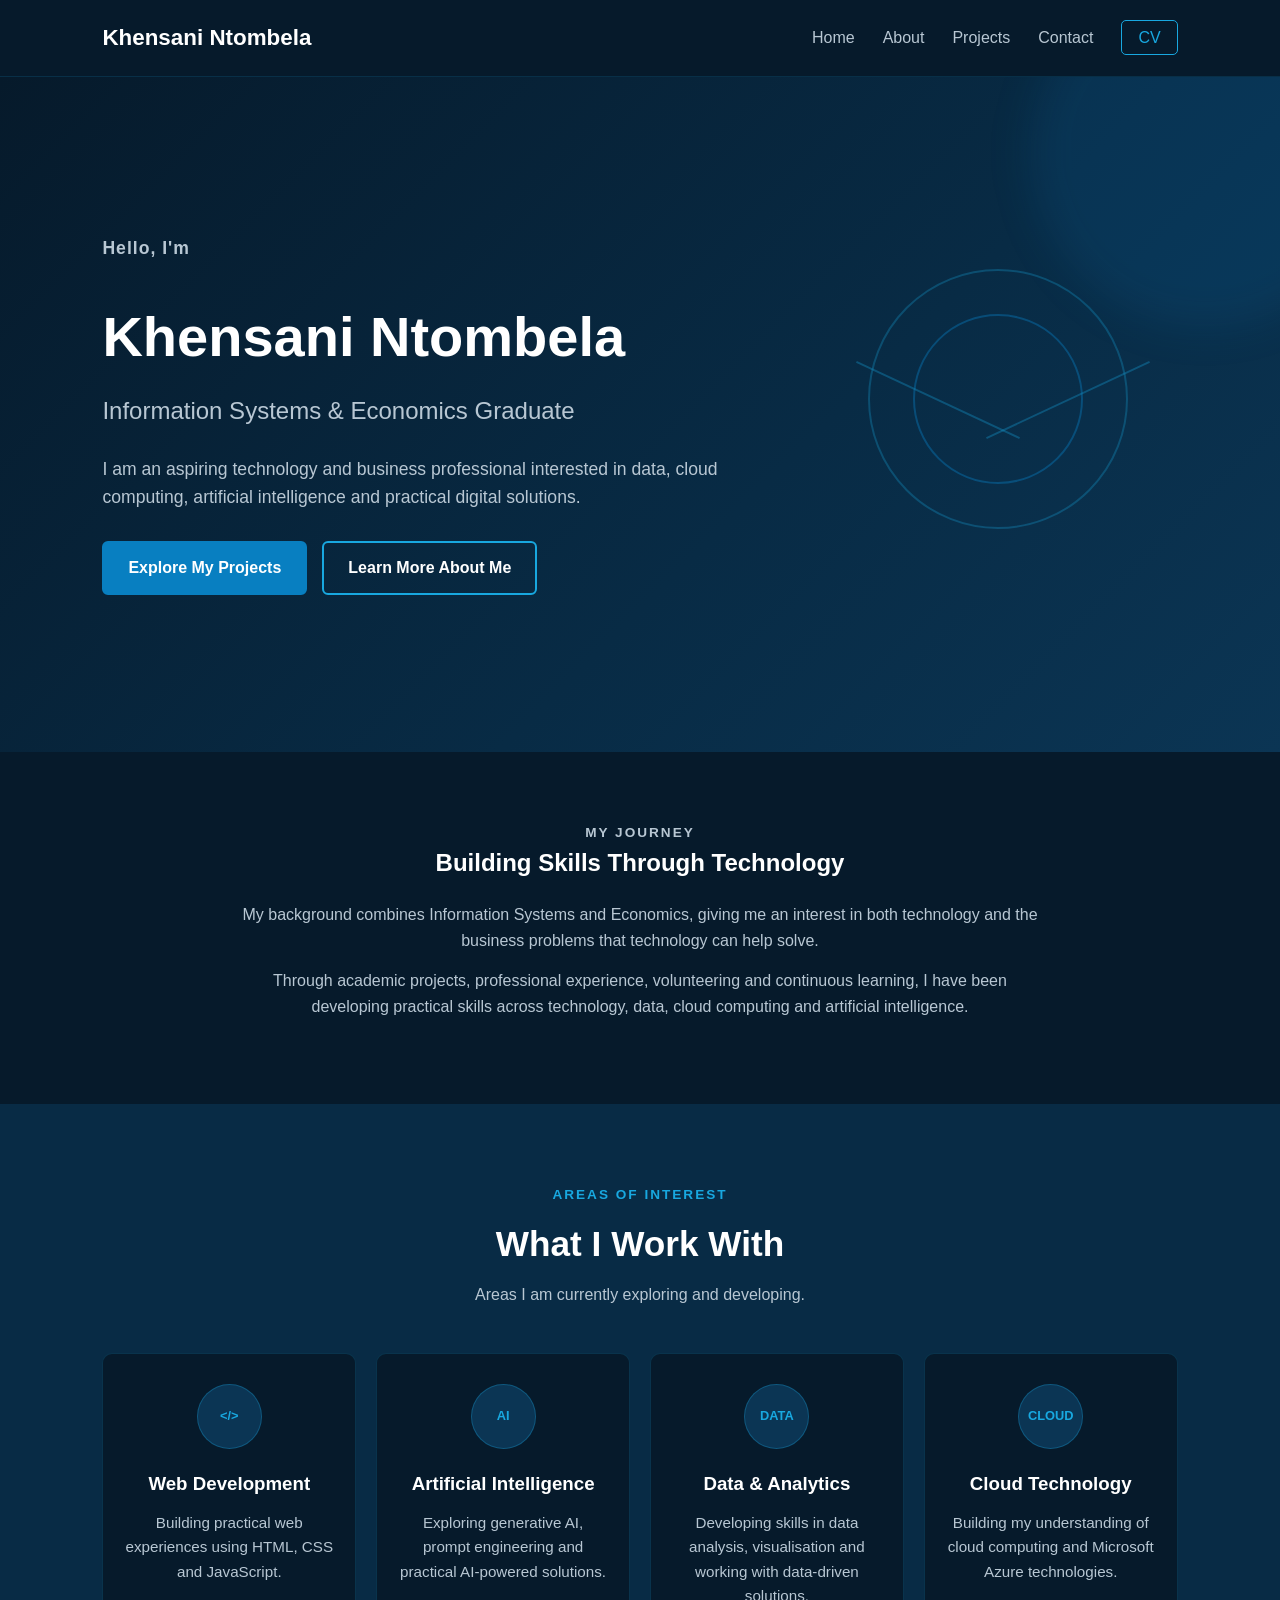
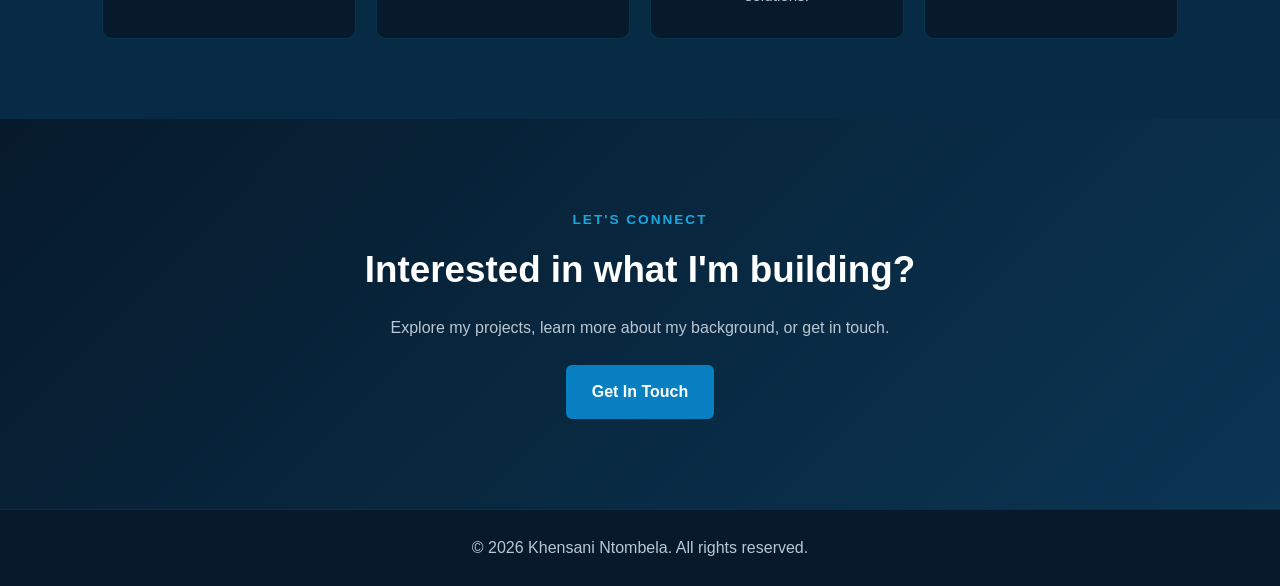
<file: index.html>
<!DOCTYPE html>
<html lang="en">

<head>

    <meta charset="UTF-8">

    <meta name="viewport" content="width=device-width, initial-scale=1.0">

    <title>Khensani Ntombela | Portfolio</title>

    <link rel="stylesheet" href="style.css">

</head>

<body>

    <!-- ==============================
         NAVIGATION
         ============================== -->

    <header>

        <nav class="navbar">

            <div class="logo">
                Khensani Ntombela
            </div>

            <ul class="nav-links">

                <li>
                    <a href="index.html">Home</a>
                </li>

                <li>
                    <a href="about.html">About</a>
                </li>

                <li>
                    <a href="projects.html">Projects</a>
                </li>

                <li>
                    <a href="contact.html">Contact</a>
                </li>

                <li>
                    <a href="cv.pdf" target="_blank">CV</a>
                </li>

            </ul>

        </nav>

    </header>


    <!-- ==============================
         MAIN CONTENT
         ============================== -->

    <main>


        <!-- HERO SECTION -->

        <section class="hero">

            <div class="hero-content">

                <p class="intro">
                    Hello, I'm
                </p>

                <h1>
                    Khensani Ntombela
                </h1>

                <h2>
                    Information Systems & Economics Graduate
                </h2>

                <p class="hero-description">

                    I am an aspiring technology and business professional
                    interested in data, cloud computing, artificial
                    intelligence and practical digital solutions.

                </p>


                <div class="hero-buttons">

                    <a href="projects.html" class="btn">
                        Explore My Projects
                    </a>

                    <a href="about.html" class="btn secondary-btn">
                        Learn More About Me
                    </a>

                </div>

            </div>


            <!-- Decorative technology element -->

            <div class="hero-decoration">

                <div class="tech-circle circle-one"></div>

                <div class="tech-circle circle-two"></div>

                <div class="tech-line line-one"></div>

                <div class="tech-line line-two"></div>

            </div>

        </section>


        <!-- ==============================
             INTRODUCTION SECTION
             ============================== -->

        <section class="home-section">

            <div class="home-content">

                <p class="section-label">
                    MY JOURNEY
                </p>

                <h2>
                    Building Skills Through Technology
                </h2>

                <p>

                    My background combines Information Systems and Economics,
                    giving me an interest in both technology and the business
                    problems that technology can help solve.

                </p>

                <p>

                    Through academic projects, professional experience,
                    volunteering and continuous learning, I have been
                    developing practical skills across technology, data,
                    cloud computing and artificial intelligence.

                </p>

            </div>

        </section>


        <!-- ==============================
             WHAT I WORK WITH
             ============================== -->

        <section class="focus-section">

            <div class="section-heading">

                <p class="section-label">
                    AREAS OF INTEREST
                </p>

                <h2>
                    What I Work With
                </h2>

                <p>
                    Areas I am currently exploring and developing.
                </p>

            </div>


            <div class="focus-container">


                <div class="focus-card">

                    <div class="focus-icon">
                        &lt;/&gt;
                    </div>

                    <h3>
                        Web Development
                    </h3>

                    <p>
                        Building practical web experiences using
                        HTML, CSS and JavaScript.
                    </p>

                </div>


                <div class="focus-card">

                    <div class="focus-icon">
                        AI
                    </div>

                    <h3>
                        Artificial Intelligence
                    </h3>

                    <p>
                        Exploring generative AI, prompt engineering
                        and practical AI-powered solutions.
                    </p>

                </div>


                <div class="focus-card">

                    <div class="focus-icon">
                        DATA
                    </div>

                    <h3>
                        Data & Analytics
                    </h3>

                    <p>
                        Developing skills in data analysis,
                        visualisation and working with data-driven
                        solutions.
                    </p>

                </div>


                <div class="focus-card">

                    <div class="focus-icon">
                        CLOUD
                    </div>

                    <h3>
                        Cloud Technology
                    </h3>

                    <p>
                        Building my understanding of cloud computing
                        and Microsoft Azure technologies.
                    </p>

                </div>

            </div>

        </section>


        <!-- ==============================
             CALL TO ACTION
             ============================== -->

        <section class="home-cta">

            <div>

                <p class="section-label">
                    LET'S CONNECT
                </p>

                <h2>
                    Interested in what I'm building?
                </h2>

                <p>
                    Explore my projects, learn more about my background,
                    or get in touch.
                </p>

                <a href="contact.html" class="btn">
                    Get In Touch
                </a>

            </div>

        </section>


    </main>


    <!-- ==============================
         FOOTER
         ============================== -->

    <footer>

        <p>
            &copy; 2026 Khensani Ntombela. All rights reserved.
        </p>

    </footer>


    <script src="script.js"></script>

</body>

</html>
</file>
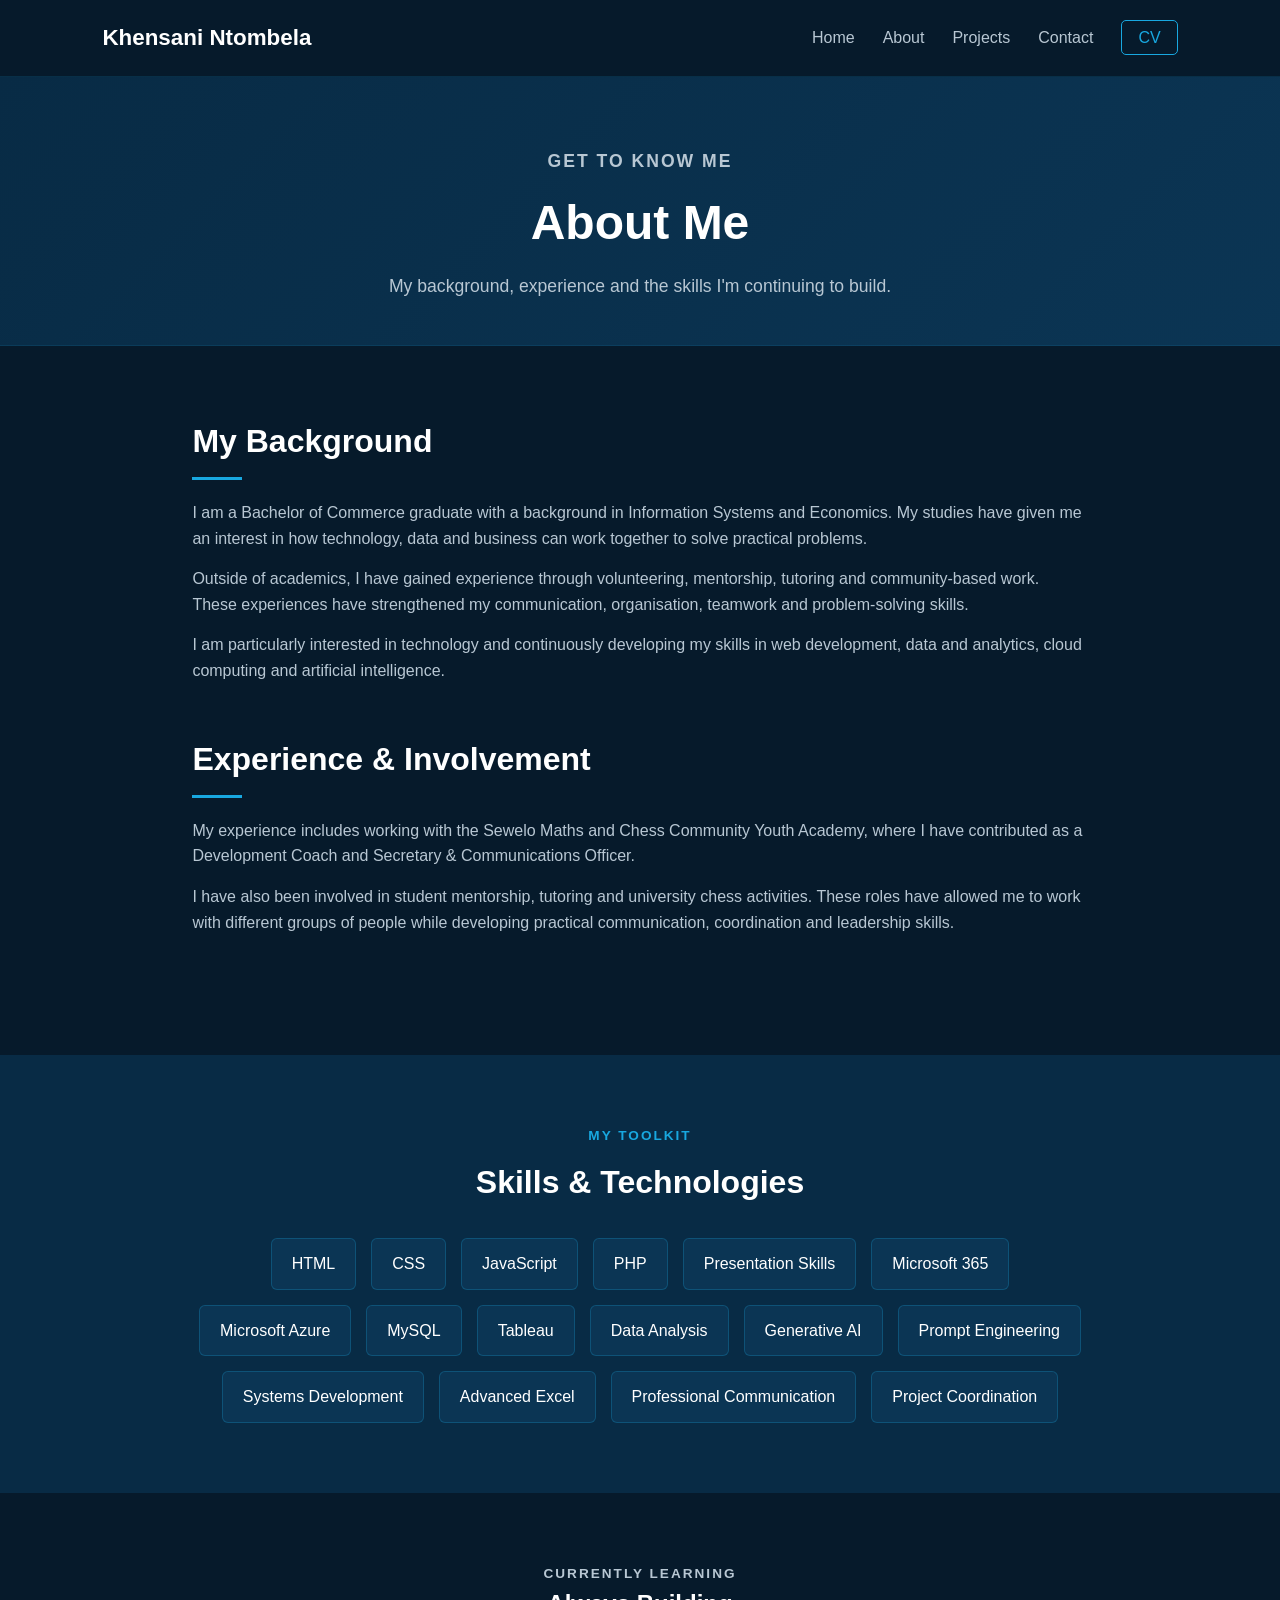
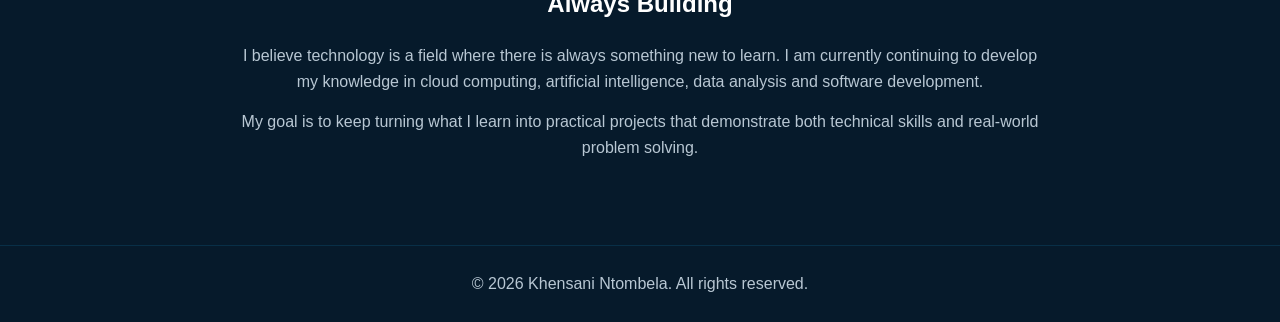
<file: about.html>
<!DOCTYPE html>
<html lang="en">

<head>

    <meta charset="UTF-8">

    <meta name="viewport" content="width=device-width, initial-scale=1.0">

    <title>About | Khensani Ntombela</title>

    <link rel="stylesheet" href="style.css">

</head>

<body>


    <!-- ==============================
         NAVIGATION
         ============================== -->

    <header>

        <nav class="navbar">

            <div class="logo">
                Khensani Ntombela
            </div>

            <ul class="nav-links">

                <li>
                    <a href="index.html">Home</a>
                </li>

                <li>
                    <a href="about.html">About</a>
                </li>

                <li>
                    <a href="projects.html">Projects</a>
                </li>

                <li>
                    <a href="contact.html">Contact</a>
                </li>

                <li>
                    <a href="cv.pdf" target="_blank">CV</a>
                </li>

            </ul>

        </nav>

    </header>


    <!-- ==============================
         PAGE HEADER
         ============================== -->

    <main>

        <section class="page-header">

            <p class="section-label">
                GET TO KNOW ME
            </p>

            <h1>
                About Me
            </h1>

            <p>
                My background, experience and the skills I'm continuing to build.
            </p>

        </section>


        <!-- ==============================
             ABOUT INTRODUCTION
             ============================== -->

        <section class="about-section">

            <div class="about-content">

                <h2>
                    My Background
                </h2>

                <p>
                    I am a Bachelor of Commerce graduate with a background
                    in Information Systems and Economics. My studies have
                    given me an interest in how technology, data and business
                    can work together to solve practical problems.
                </p>

                <p>
                    Outside of academics, I have gained experience through
                    volunteering, mentorship, tutoring and community-based
                    work. These experiences have strengthened my communication,
                    organisation, teamwork and problem-solving skills.
                </p>

                <p>
                    I am particularly interested in technology and continuously
                    developing my skills in web development, data and analytics,
                    cloud computing and artificial intelligence.
                </p>

            </div>


            <!-- ==============================
                 EXPERIENCE
                 ============================== -->

            <div class="about-content">

                <h2>
                    Experience & Involvement
                </h2>

                <p>
                    My experience includes working with the Sewelo Maths and
                    Chess Community Youth Academy, where I have contributed
                    as a Development Coach and Secretary & Communications
                    Officer.
                </p>

                <p>
                    I have also been involved in student mentorship, tutoring
                    and university chess activities. These roles have allowed
                    me to work with different groups of people while developing
                    practical communication, coordination and leadership skills.
                </p>

            </div>

        </section>


        <!-- ==============================
             SKILLS
             ============================== -->

        <section class="skills-section">

            <p class="section-label">
                MY TOOLKIT
            </p>

            <h2>
                Skills & Technologies
            </h2>

            <div class="skills-container">

                <div class="skill">
                    HTML
                </div>

                <div class="skill">
                    CSS
                </div>

                <div class="skill">
                    JavaScript
                </div>
                <div class="skill">
                    PHP
                </div>
                <div class="skill">
                    Presentation Skills
                </div>

                <div class="skill">
                    Microsoft 365
                </div>

                <div class="skill">
                    Microsoft Azure
                </div>

                <div class="skill">
                    MySQL
                </div>

                <div class="skill">
                    Tableau
                </div>

                <div class="skill">
                    Data Analysis
                </div>

                <div class="skill">
                    Generative AI
                </div>

                <div class="skill">
                    Prompt Engineering
                </div>
                
                <div class="skill">
                    Systems Development
                </div>
                <div class="skill">
                    Advanced Excel
                </div>

                <div class="skill">
                    Professional Communication
                </div>

                <div class="skill">
                    Project Coordination
                </div>

            </div>

        </section>


        <!-- ==============================
             CURRENT LEARNING
             ============================== -->

        <section class="home-section">

            <div class="home-content">

                <p class="section-label">
                    CURRENTLY LEARNING
                </p>

                <h2>
                    Always Building
                </h2>

                <p>
                    I believe technology is a field where there is always
                    something new to learn. I am currently continuing to
                    develop my knowledge in cloud computing, artificial
                    intelligence, data analysis and software development.
                </p>

                <p>
                    My goal is to keep turning what I learn into practical
                    projects that demonstrate both technical skills and
                    real-world problem solving.
                </p>

            </div>

        </section>


    </main>


    <!-- ==============================
         FOOTER
         ============================== -->

    <footer>

        <p>
            &copy; 2026 Khensani Ntombela. All rights reserved.
        </p>

    </footer>


    <script src="script.js"></script>

</body>

</html>
</file>
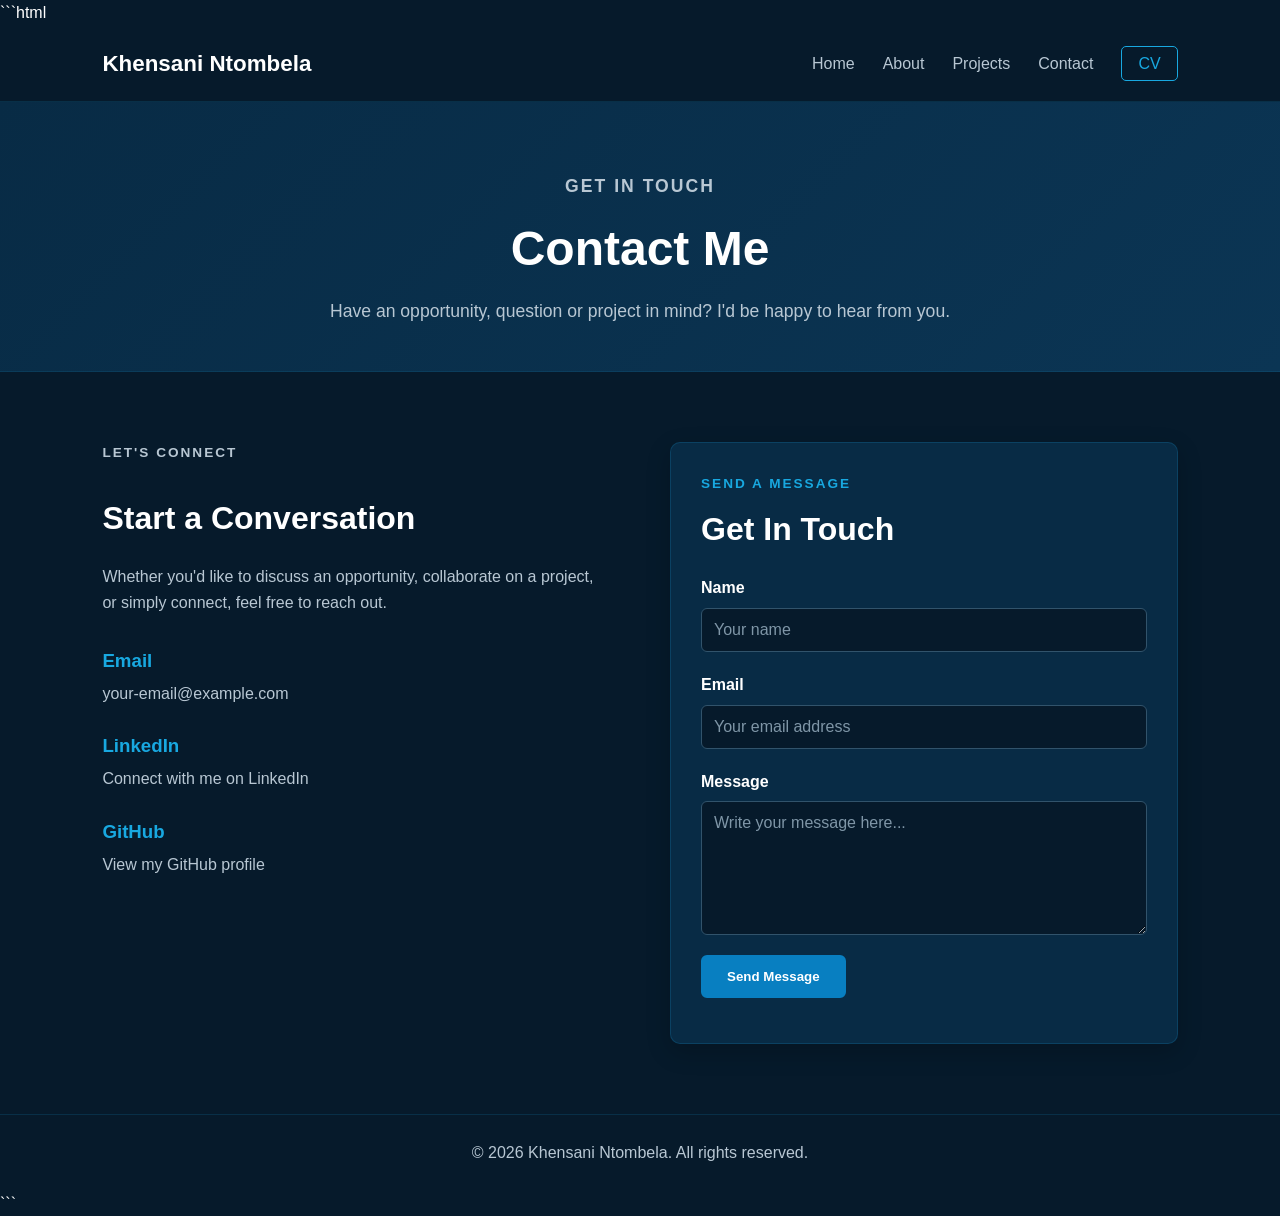
<file: contact.html>
```html
<!DOCTYPE html>
<html lang="en">

<head>

    <meta charset="UTF-8">

    <meta name="viewport" content="width=device-width, initial-scale=1.0">

    <title>Contact | Khensani Ntombela</title>

    <link rel="stylesheet" href="style.css">

</head>

<body>


    <!-- ==============================
         NAVIGATION
         ============================== -->

    <header>

        <nav class="navbar">

            <div class="logo">
                Khensani Ntombela
            </div>

            <ul class="nav-links">

                <li>
                    <a href="index.html">Home</a>
                </li>

                <li>
                    <a href="about.html">About</a>
                </li>

                <li>
                    <a href="projects.html">Projects</a>
                </li>

                <li>
                    <a href="contact.html">Contact</a>
                </li>

                <li>
                    <a href="cv.pdf" target="_blank">CV</a>
                </li>

            </ul>

        </nav>

    </header>


    <!-- ==============================
         PAGE HEADER
         ============================== -->

    <main>

        <section class="page-header">

            <p class="section-label">
                GET IN TOUCH
            </p>

            <h1>
                Contact Me
            </h1>

            <p>
                Have an opportunity, question or project in mind?
                I'd be happy to hear from you.
            </p>

        </section>


        <!-- ==============================
             CONTACT SECTION
             ============================== -->

        <section class="contact-section">

            <div class="contact-container">


                <!-- CONTACT INFORMATION -->

                <div class="contact-info">

                    <p class="section-label">
                        LET'S CONNECT
                    </p>

                    <h2>
                        Start a Conversation
                    </h2>

                    <p>
                        Whether you'd like to discuss an opportunity,
                        collaborate on a project, or simply connect,
                        feel free to reach out.
                    </p>


                    <div class="contact-item">

                        <h3>
                            Email
                        </h3>

                        <a href="mailto:your-email@example.com">
                            your-email@example.com
                        </a>

                    </div>


                    <div class="contact-item">

                        <h3>
                            LinkedIn
                        </h3>

                        <a href="#" target="_blank">
                            Connect with me on LinkedIn
                        </a>

                    </div>


                    <div class="contact-item">

                        <h3>
                            GitHub
                        </h3>

                        <a href="#" target="_blank">
                            View my GitHub profile
                        </a>

                    </div>

                </div>


                <!-- CONTACT FORM -->

                <div class="contact-form-container">

                    <p class="section-label">
                        SEND A MESSAGE
                    </p>

                    <h2>
                        Get In Touch
                    </h2>

                    <form id="contactForm">


                        <div class="form-group">

                            <label for="name">
                                Name
                            </label>

                            <input
                                type="text"
                                id="name"
                                name="name"
                                placeholder="Your name"
                                required
                            >

                        </div>


                        <div class="form-group">

                            <label for="email">
                                Email
                            </label>

                            <input
                                type="email"
                                id="email"
                                name="email"
                                placeholder="Your email address"
                                required
                            >

                        </div>


                        <div class="form-group">

                            <label for="message">
                                Message
                            </label>

                            <textarea
                                id="message"
                                name="message"
                                rows="6"
                                placeholder="Write your message here..."
                                required
                            ></textarea>

                        </div>


                        <button
                            type="submit"
                            class="btn"
                        >
                            Send Message
                        </button>


                        <p id="formMessage"></p>

                    </form>

                </div>

            </div>

        </section>


    </main>


    <!-- ==============================
         FOOTER
         ============================== -->

    <footer>

        <p>
            &copy; 2026 Khensani Ntombela. All rights reserved.
        </p>

    </footer>


    <script src="script.js"></script>

</body>

</html>
```
</file>
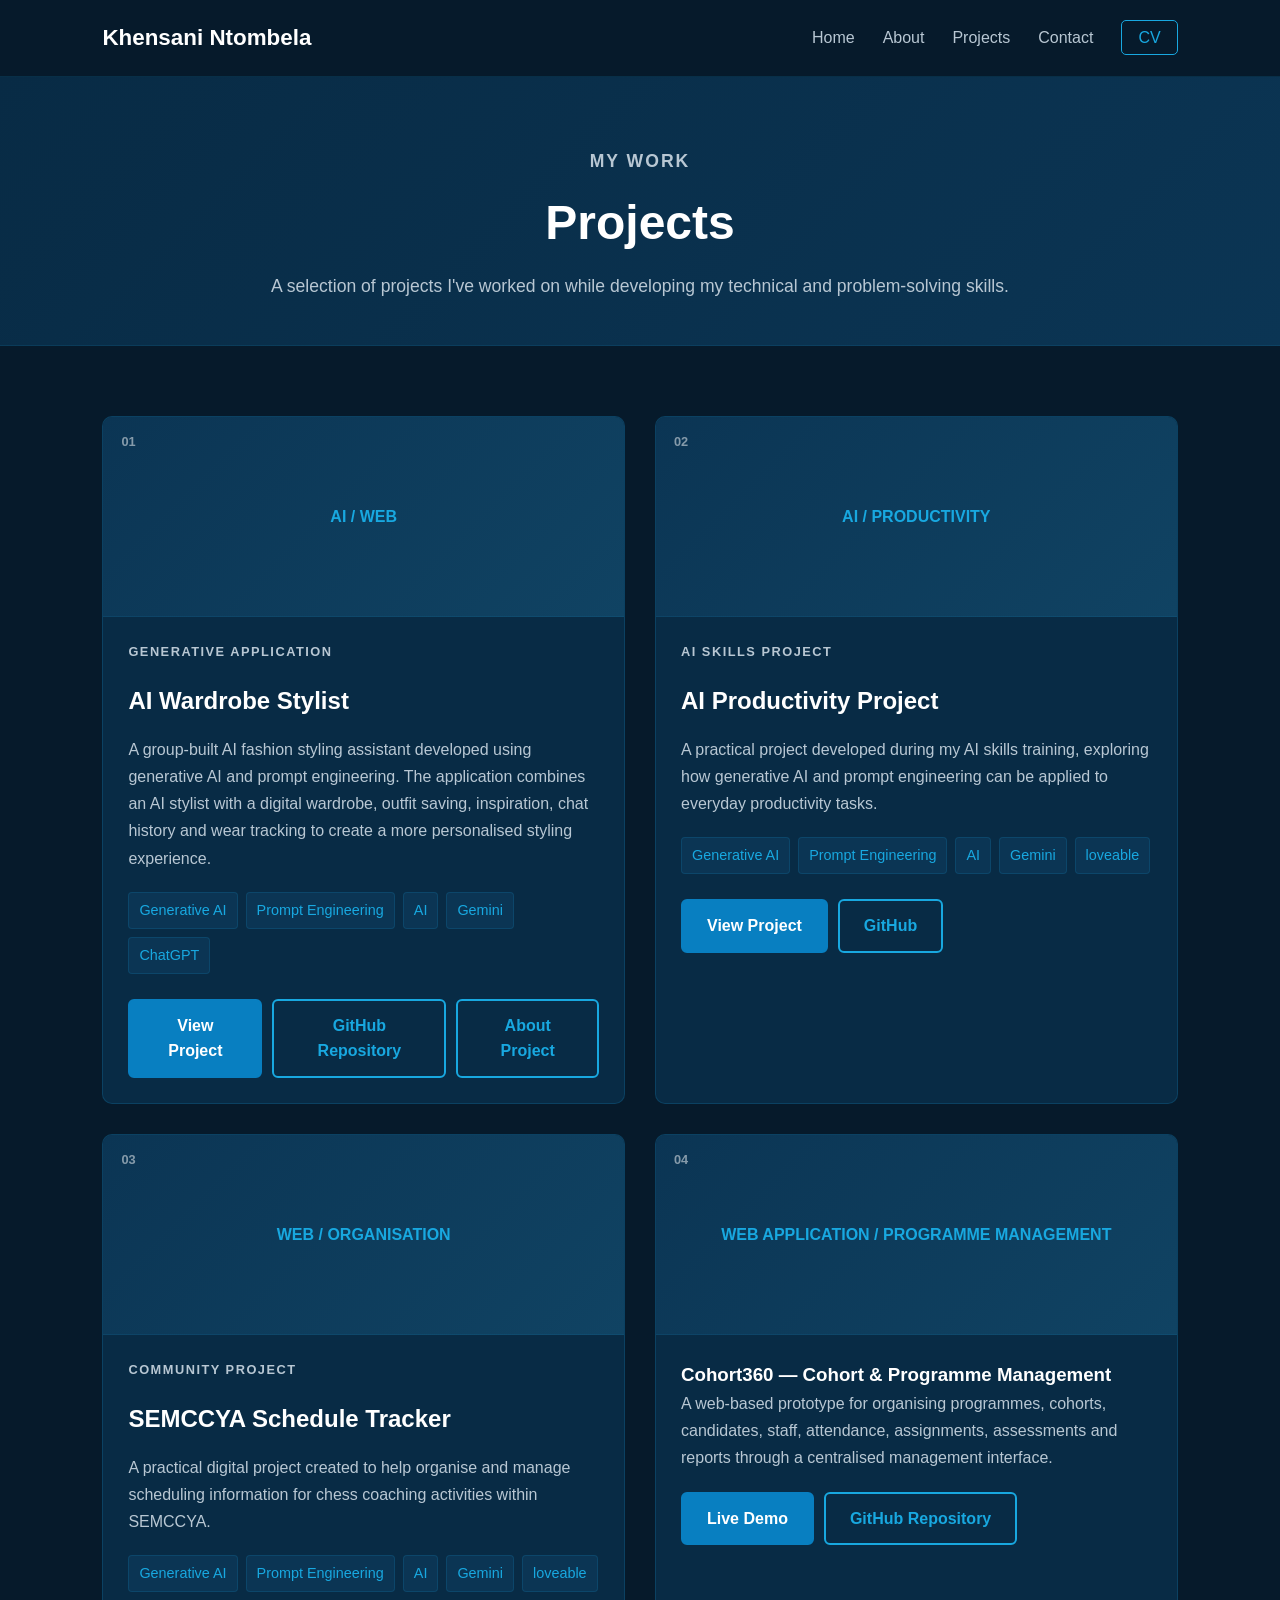
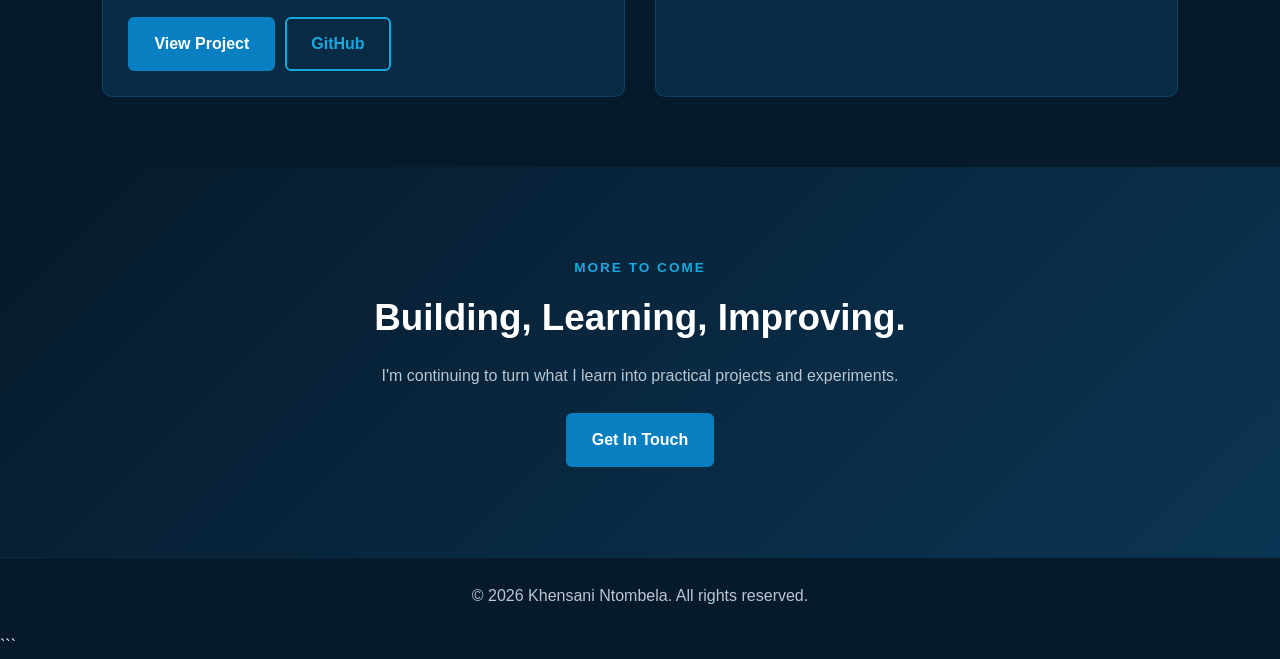
<file: projects.html>
<!DOCTYPE html>
<html lang="en">

<head>

    <meta charset="UTF-8">

    <meta name="viewport" content="width=device-width, initial-scale=1.0">

    <title>Projects | Khensani Ntombela</title>

    <link rel="stylesheet" href="style.css">

</head>

<body>


    <!-- ==============================
         NAVIGATION
         ============================== -->

    <header>

        <nav class="navbar">

            <div class="logo">
                Khensani Ntombela
            </div>

            <ul class="nav-links">

                <li>
                    <a href="index.html">Home</a>
                </li>

                <li>
                    <a href="about.html">About</a>
                </li>

                <li>
                    <a href="projects.html">Projects</a>
                </li>

                <li>
                    <a href="contact.html">Contact</a>
                </li>

                <li>
                    <a href="cv.pdf" target="_blank">CV</a>
                </li>

            </ul>

        </nav>

    </header>


    <!-- ==============================
         PAGE HEADER
         ============================== -->

    <main>

        <section class="page-header">

            <p class="section-label">
                MY WORK
            </p>

            <h1>
                Projects
            </h1>

            <p>
                A selection of projects I've worked on while developing my
                technical and problem-solving skills.
            </p>

        </section>


        <!-- ==============================
             PROJECTS
             ============================== -->

        <section class="projects-section">

            <div class="projects-container">


                <!-- PROJECT 1 -->

                <article class="project-card">

                    <div class="project-image">

                        <div class="project-number">
                            01
                        </div>

                        <p>
                            AI / WEB
                        </p>

                    </div>


                    <div class="project-content">

                        <p class="project-category">
                            GENERATIVE APPLICATION
                        </p>

                        <h2>
                            AI Wardrobe Stylist
                        </h2>

                        <p>
                              A group-built AI fashion styling assistant developed
    using generative AI and prompt engineering. The
    application combines an AI stylist with a digital
    wardrobe, outfit saving, inspiration, chat history
    and wear tracking to create a more personalised
    styling experience.
                        </p>

                        <div class="project-technologies">

                          <span>Generative AI</span>
                            <span>Prompt Engineering</span>
                            <span>AI</span>
                             <span>Gemini</span>
                              <span>ChatGPT</span>

                        </div>

                       
<div class="project-buttons">
    <a href="https://gemini.google.com/share/bfb8b44fc16a?skid=f0551d75-2f91-4471-bc0f-d478a1a0c7d7"
       class="btn"
       target="_blank"
       rel="noopener noreferrer">
        View Project
    </a>

    <a href="https://github.com/KhensaniNtombela/-OOTD-AI-Wardrobe-Stylist"
       class="btn secondary-btn"
       target="_blank"
       rel="noopener noreferrer">
        GitHub Repository
    </a>

    <a href="wardrobe.html" class="btn secondary-btn">
        About Project
    </a>
</div>


                    </div>

                </article>


                <!-- PROJECT 2 -->

                <article class="project-card">

                    <div class="project-image">

                        <div class="project-number">
                            02
                        </div>

                        <p>
                            AI / PRODUCTIVITY
                        </p>

                    </div>


                    <div class="project-content">

                        <p class="project-category">
                            AI SKILLS PROJECT
                        </p>

                        <h2>
                            AI Productivity Project
                        </h2>

                        <p>
                            A practical project developed during my AI skills
                            training, exploring how generative AI and prompt
                            engineering can be applied to everyday
                            productivity tasks.
                        </p>

                        <div class="project-technologies">

                            <span>Generative AI</span>
                            <span>Prompt Engineering</span>
                            <span>AI</span>
                             <span>Gemini</span>
                              <span>loveable</span>
                        

                        </div>

                        <div class="project-buttons">

                            <a href="#" class="btn">
                                View Project
                            </a>

                            <a href="#" class="btn secondary-btn">
                                GitHub
                            </a>

                        </div>

                    </div>

                </article>


                <!-- PROJECT 3 -->

                <article class="project-card">

                    <div class="project-image">

                        <div class="project-number">
                            03
                        </div>

                        <p>
                            WEB / ORGANISATION
                        </p>

                    </div>


                    <div class="project-content">

                        <p class="project-category">
                            COMMUNITY PROJECT
                        </p>

                        <h2>
                            SEMCCYA Schedule Tracker
                        </h2>

                        <p>
                            A practical digital project created to help
                            organise and manage scheduling information for
                            chess coaching activities within SEMCCYA.
                        </p>

                        <div class="project-technologies">

                        <span>Generative AI</span>
                            <span>Prompt Engineering</span>
                            <span>AI</span>
                            <span>Gemini</span>
                              <span>loveable</span>

                        </div>

                        <div class="project-buttons">

                            <a href="#" class="btn">
                                View Project
                            </a>

                            <a href="#" class="btn secondary-btn">
                                GitHub
                            </a>

                        </div>

                    </div>

                </article>


                
<!-- PROJECT 4: COHORT360 -->
<article class="project-card">
    <div class="project-image">
        <div class="project-number">04</div>
        <p>WEB APPLICATION / PROGRAMME MANAGEMENT</p>
    </div>

    <div class="project-content">
        <h3>Cohort360 — Cohort &amp; Programme Management</h3>
        <p>
            A web-based prototype for organising programmes, cohorts,
            candidates, staff, attendance, assignments, assessments and reports
            through a centralised management interface.
        </p>

        <div class="project-buttons">
            <a href="https://khensanintombela.github.io/Cohort360/"
               class="btn" target="_blank" rel="noopener noreferrer">
                Live Demo
            </a>

            <a href="https://github.com/KhensaniNtombela/Cohort360"
               class="btn secondary-btn" target="_blank" rel="noopener noreferrer">
                GitHub Repository
            </a>
        </div>
    </div>
</article>


            </div>

        </section>


        <!-- ==============================
             PROJECT CTA
             ============================== -->

        <section class="home-cta">

            <div>

                <p class="section-label">
                    MORE TO COME
                </p>

                <h2>
                    Building, Learning, Improving.
                </h2>

                <p>
                    I'm continuing to turn what I learn into practical
                    projects and experiments.
                </p>

                <a href="contact.html" class="btn">
                    Get In Touch
                </a>

            </div>

        </section>


    </main>


    <!-- ==============================
         FOOTER
         ============================== -->

    <footer>

        <p>
            &copy; 2026 Khensani Ntombela. All rights reserved.
        </p>

    </footer>


    <script src="script.js"></script>

</body>

</html>
```
</file>
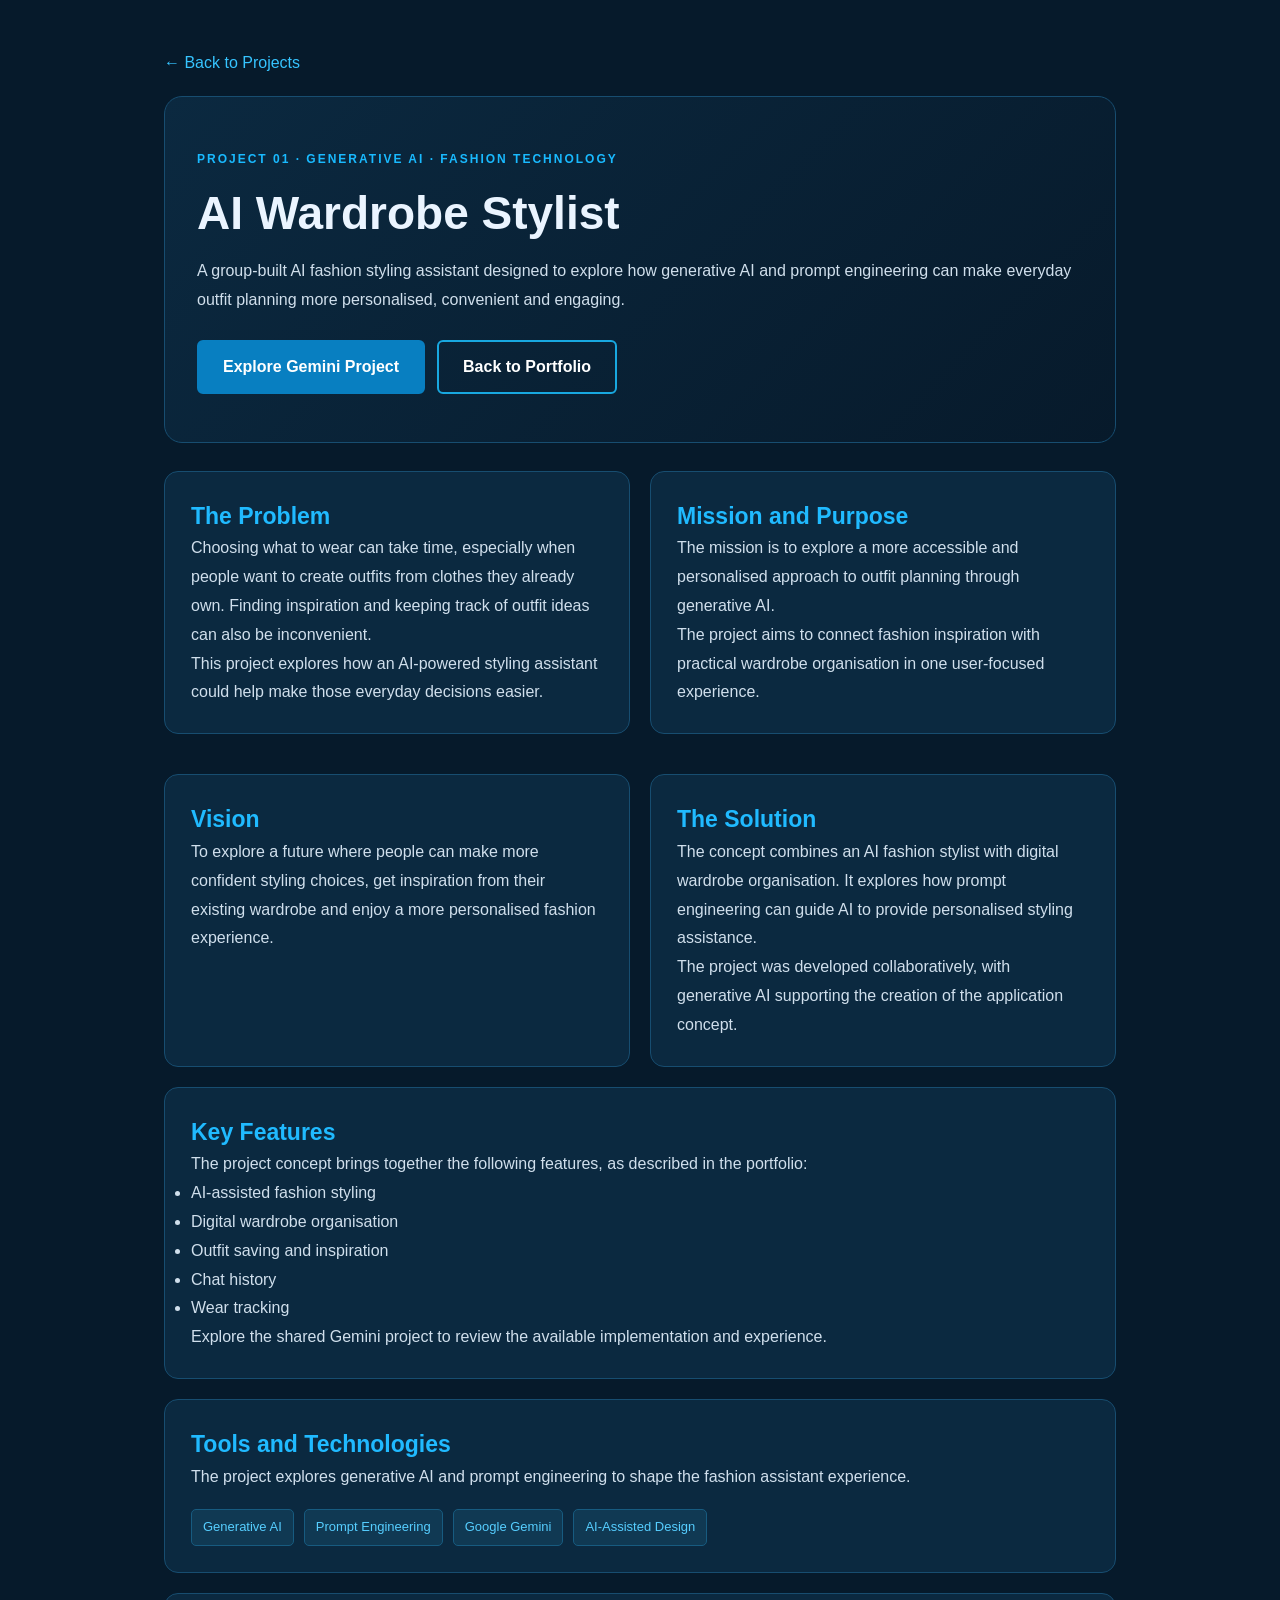
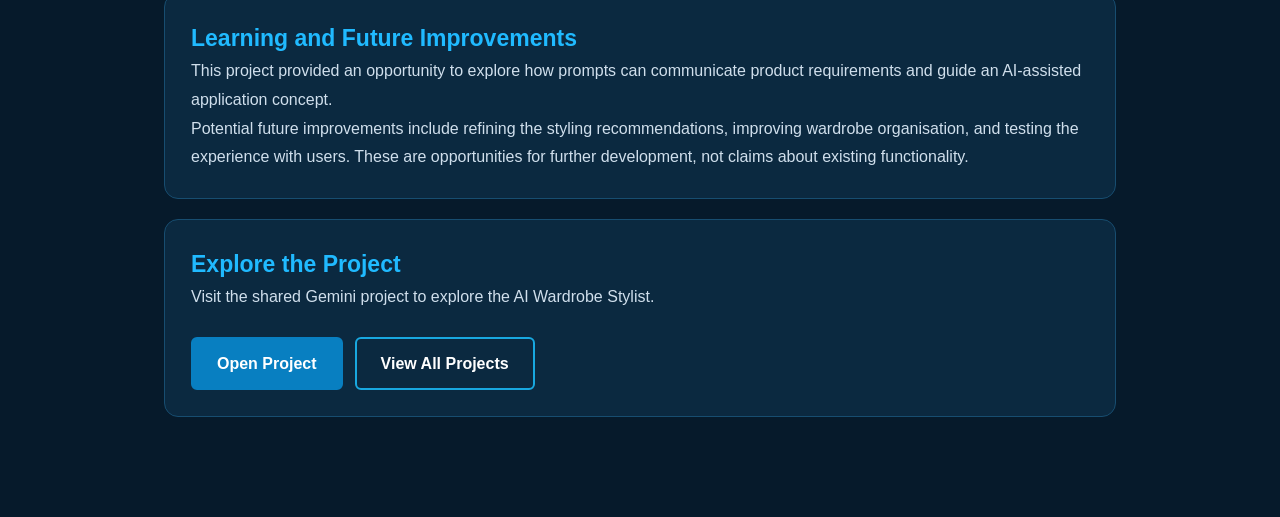
<file: wardrobe.html>
<!DOCTYPE html>
<html lang="en">
<head>
    <meta charset="UTF-8">
    <meta name="viewport" content="width=device-width, initial-scale=1.0">
    <meta name="description" content="About the AI Wardrobe Stylist, a generative AI fashion styling project.">
    <title>AI Wardrobe Stylist | About Project</title>
    <link rel="stylesheet" href="style.css">

    <style>
        .wardrobe-page {
            max-width: 1000px;
            margin: 0 auto;
            padding: 50px 24px 80px;
            color: #eaf4ff;
        }

        .wardrobe-hero {
            padding: 48px 32px;
            border: 1px solid #174d70;
            border-radius: 18px;
            background: linear-gradient(135deg, #0b2940, #071a2b);
            margin-bottom: 28px;
        }

        .wardrobe-label {
            color: #19baff;
            text-transform: uppercase;
            letter-spacing: 2px;
            font-size: 12px;
            font-weight: bold;
        }

        .wardrobe-page h1 {
            font-size: clamp(30px, 5vw, 46px);
            line-height: 1.2;
            margin: 16px 0;
        }

        .wardrobe-page h2 {
            color: #20baff;
            margin-top: 0;
            font-size: 23px;
        }

        .wardrobe-page p,
        .wardrobe-page li {
            line-height: 1.8;
            color: #d0dfec;
        }

        .wardrobe-section {
            background: #0b2940;
            border: 1px solid #174d70;
            border-radius: 14px;
            padding: 26px;
            margin-bottom: 20px;
        }

        .wardrobe-grid {
            display: grid;
            grid-template-columns: repeat(2, minmax(0, 1fr));
            gap: 20px;
        }

        .wardrobe-actions {
            display: flex;
            flex-wrap: wrap;
            gap: 12px;
            margin-top: 25px;
        }

        .wardrobe-actions a {
            text-decoration: none;
        }

        .wardrobe-tags {
            display: flex;
            flex-wrap: wrap;
            gap: 10px;
            margin-top: 18px;
        }

        .wardrobe-tags span {
            border: 1px solid #175b80;
            background: #103953;
            color: #56ceff;
            border-radius: 5px;
            padding: 7px 11px;
            font-size: 13px;
        }

        .wardrobe-back {
            display: inline-block;
            margin-bottom: 20px;
            color: #36c4ff;
            text-decoration: none;
        }

        @media (max-width: 650px) {
            .wardrobe-grid {
                grid-template-columns: 1fr;
            }

            .wardrobe-hero {
                padding: 30px 22px;
            }

            .wardrobe-section {
                padding: 22px;
            }
        }
    </style>
</head>

<body>
    <main class="wardrobe-page">

        <a class="wardrobe-back" href="projects.html">
            &larr; Back to Projects
        </a>

        <section class="wardrobe-hero">
            <span class="wardrobe-label">
                Project 01 · Generative AI · Fashion Technology
            </span>

            <h1>AI Wardrobe Stylist</h1>

            <p>
                A group-built AI fashion styling assistant designed to
                explore how generative AI and prompt engineering can
                make everyday outfit planning more personalised,
                convenient and engaging.
            </p>

            <div class="wardrobe-actions">
                <a class="btn"
                   href="https://gemini.google.com/share/bfb8b44fc16a?skid=f0551d75-2f91-4471-bc0f-d478a1a0c7d7"
                   target="_blank"
                   rel="noopener noreferrer">
                    Explore Gemini Project
                </a>

                <a class="btn secondary-btn" href="projects.html">
                    Back to Portfolio
                </a>
            </div>
        </section>

        <div class="wardrobe-grid">
            <section class="wardrobe-section">
                <h2>The Problem</h2>
                <p>
                    Choosing what to wear can take time, especially when
                    people want to create outfits from clothes they
                    already own. Finding inspiration and keeping track
                    of outfit ideas can also be inconvenient.
                </p>
                <p>
                    This project explores how an AI-powered styling
                    assistant could help make those everyday decisions
                    easier.
                </p>
            </section>

            <section class="wardrobe-section">
                <h2>Mission and Purpose</h2>
                <p>
                    The mission is to explore a more accessible and
                    personalised approach to outfit planning through
                    generative AI.
                </p>
                <p>
                    The project aims to connect fashion inspiration
                    with practical wardrobe organisation in one
                    user-focused experience.
                </p>
            </section>

            <section class="wardrobe-section">
                <h2>Vision</h2>
                <p>
                    To explore a future where people can make more
                    confident styling choices, get inspiration from
                    their existing wardrobe and enjoy a more
                    personalised fashion experience.
                </p>
            </section>

            <section class="wardrobe-section">
                <h2>The Solution</h2>
                <p>
                    The concept combines an AI fashion stylist with
                    digital wardrobe organisation. It explores how
                    prompt engineering can guide AI to provide
                    personalised styling assistance.
                </p>
                <p>
                    The project was developed collaboratively, with
                    generative AI supporting the creation of the
                    application concept.
                </p>
            </section>
        </div>

        <section class="wardrobe-section">
            <h2>Key Features</h2>
            <p>
                The project concept brings together the following
                features, as described in the portfolio:
            </p>
            <ul>
                <li>AI-assisted fashion styling</li>
                <li>Digital wardrobe organisation</li>
                <li>Outfit saving and inspiration</li>
                <li>Chat history</li>
                <li>Wear tracking</li>
            </ul>
            <p>
                Explore the shared Gemini project to review the
                available implementation and experience.
            </p>
        </section>

        <section class="wardrobe-section">
            <h2>Tools and Technologies</h2>
            <p>
                The project explores generative AI and prompt
                engineering to shape the fashion assistant experience.
            </p>

            <div class="wardrobe-tags">
                <span>Generative AI</span>
                <span>Prompt Engineering</span>
                <span>Google Gemini</span>
                <span>AI-Assisted Design</span>
            </div>
        </section>

        <section class="wardrobe-section">
            <h2>Learning and Future Improvements</h2>
            <p>
                This project provided an opportunity to explore how
                prompts can communicate product requirements and
                guide an AI-assisted application concept.
            </p>
            <p>
                Potential future improvements include refining the
                styling recommendations, improving wardrobe
                organisation, and testing the experience with users.
                These are opportunities for further development,
                not claims about existing functionality.
            </p>
        </section>

        <section class="wardrobe-section">
            <h2>Explore the Project</h2>
            <p>
                Visit the shared Gemini project to explore the
                AI Wardrobe Stylist.
            </p>

            <div class="wardrobe-actions">
                <a class="btn"
                   href="https://gemini.google.com/share/bfb8b44fc16a?skid=f0551d75-2f91-4471-bc0f-d478a1a0c7d7"
                   target="_blank"
                   rel="noopener noreferrer">
                    Open Project
                </a>

                <a class="btn secondary-btn" href="projects.html">
                    View All Projects
                </a>
            </div>
        </section>

    </main>
</body>
</html>
</file>
<file: style.css>
/* ==============================
   GLOBAL STYLES
   ============================== */

* {
    margin: 0;
    padding: 0;
    box-sizing: border-box;
}

html {
    scroll-behavior: smooth;
}

body {
    font-family: Arial, sans-serif;
    line-height: 1.6;
    background-color: #061A2B;
    color: #FFFFFF;
}

/* ==============================
   NAVIGATION
   ============================== */

.navbar {
    display: flex;
    justify-content: space-between;
    align-items: center;
    padding: 20px 8%;
    background-color: #061A2B;
    border-bottom: 1px solid rgba(24, 168, 224, 0.15);
}

.logo {
    font-size: 1.4rem;
    font-weight: bold;
    color: #FFFFFF;
}

.nav-links {
    display: flex;
    list-style: none;
    gap: 28px;
}

.nav-links a {
    text-decoration: none;
    color: #B8C7D3;
    font-weight: 500;
    transition: all 0.3s ease;
}

.nav-links a:hover {
    color: #18A8E0;
}

/* ==============================
   HERO SECTION
   ============================== */

.hero {
    min-height: 75vh;
    display: flex;
    align-items: center;
    padding: 80px 8%;
    background: linear-gradient(
        135deg,
        #061A2B 0%,
        #082B45 60%,
        #0B3554 100%
    );
    color: #FFFFFF;
    position: relative;
    overflow: hidden;
}

/* Decorative background glow */

.hero::after {
    content: "";
    position: absolute;
    width: 350px;
    height: 350px;
    right: -100px;
    top: -100px;
    border-radius: 50%;
    background: rgba(8, 127, 193, 0.12);
    filter: blur(20px);
}

.hero-content {
    max-width: 750px;
    position: relative;
    z-index: 1;
}

.intro {
    font-size: 1.1rem;
    color: #18A8E0;
    margin-bottom: 10px;
    font-weight: 600;
    letter-spacing: 1px;
}

.hero h1 {
    font-size: 3.5rem;
    margin-bottom: 10px;
    color: #FFFFFF;
}

.hero h2 {
    font-size: 1.5rem;
    font-weight: normal;
    margin-bottom: 25px;
    color: #B8C7D3;
}

.hero p {
    font-size: 1.1rem;
    margin-bottom: 30px;
    color: #B8C7D3;
    max-width: 700px;
}

/* ==============================
   BUTTONS
   ============================== */

.hero-buttons {
    display: flex;
    gap: 15px;
}

.btn {
    display: inline-block;
    padding: 12px 24px;
    background-color: #087FC1;
    color: #FFFFFF;
    text-decoration: none;
    border-radius: 6px;
    font-weight: bold;
    border: 2px solid #087FC1;
    transition: all 0.3s ease;
}

.btn:hover {
    background-color: #18A8E0;
    border-color: #18A8E0;
    transform: translateY(-2px);
    box-shadow: 0 6px 18px rgba(8, 127, 193, 0.25);
}

.secondary-btn {
    background-color: transparent;
    color: #FFFFFF;
    border: 2px solid #18A8E0;
}

.secondary-btn:hover {
    background-color: #18A8E0;
    color: #FFFFFF;
}

/* ==============================
   PAGE HEADERS
   ============================== */

.page-header {
    text-align: center;
    padding: 70px 8% 45px;
    background: linear-gradient(
        135deg,
        #082B45,
        #0B3554
    );
    border-bottom: 1px solid rgba(24, 168, 224, 0.12);
}

.page-header h1 {
    font-size: 3rem;
    margin-bottom: 10px;
    color: #FFFFFF;
}

.page-header p {
    font-size: 1.1rem;
    color: #B8C7D3;
}

/* ==============================
   HOME SECTION
   ============================== */

.home-section {
    padding: 70px 8%;
    text-align: center;
    background-color: #061A2B;
}

.home-section h2 {
    margin-bottom: 20px;
    color: #FFFFFF;
}

.home-section p {
    max-width: 800px;
    margin: auto;
    color: #B8C7D3;
}

/* ==============================
   ABOUT PAGE
   ============================== */

.about-section {
    padding: 70px 8%;
    max-width: 1100px;
    margin: auto;
    background-color: #061A2B;
}

.about-content {
    margin-bottom: 50px;
}

.about-content h2 {
    margin-bottom: 20px;
    font-size: 2rem;
    color: #FFFFFF;
}

.about-content h2::after {
    content: "";
    display: block;
    width: 50px;
    height: 3px;
    margin-top: 10px;
    background-color: #18A8E0;
}

.about-content p {
    margin-bottom: 15px;
    max-width: 900px;
    color: #B8C7D3;
}

.skills-section {
    padding: 70px 8%;
    text-align: center;
    background-color: #082B45;
}

.skills-section h2 {
    margin-bottom: 30px;
    font-size: 2rem;
    color: #FFFFFF;
}

.skills-container {
    display: flex;
    justify-content: center;
    flex-wrap: wrap;
    gap: 15px;
    max-width: 900px;
    margin: auto;
}

.skill {
    padding: 12px 20px;
    background-color: #0B3554;
    color: #FFFFFF;
    border-radius: 6px;
    border: 1px solid rgba(24, 168, 224, 0.25);
    transition: all 0.3s ease;
}

.skill:hover {
    transform: translateY(-3px);
    border-color: #18A8E0;
    background-color: #104363;
}

/* ==============================
   PROJECTS PAGE
   ============================== */

.projects-section {
    padding: 70px 8%;
    background-color: #061A2B;
}

.projects-container {
    max-width: 1100px;
    margin: auto;
    display: grid;
    grid-template-columns: repeat(2, 1fr);
    gap: 30px;
}

.project-card {
    background-color: #082B45;
    border: 1px solid rgba(24, 168, 224, 0.18);
    border-radius: 10px;
    overflow: hidden;
    transition: all 0.3s ease;
}

.project-card:hover {
    transform: translateY(-6px);
    border-color: #18A8E0;
    box-shadow: 0 12px 30px rgba(0, 0, 0, 0.25);
}

.project-image {
    height: 200px;
    display: flex;
    align-items: center;
    justify-content: center;
    background: linear-gradient(
        135deg,
        #0B3554,
        #104363
    );
    border-bottom: 1px solid rgba(24, 168, 224, 0.12);
}

.project-image p {
    color: #18A8E0;
    font-weight: bold;
}

.project-content {
    padding: 25px;
}

.project-content h2 {
    margin-bottom: 15px;
    color: #FFFFFF;
}

.project-content > p {
    margin-bottom: 20px;
    color: #B8C7D3;
}

.project-technologies {
    display: flex;
    flex-wrap: wrap;
    gap: 8px;
    margin-bottom: 25px;
}

.project-technologies span {
    padding: 6px 10px;
    background-color: #0B3554;
    color: #18A8E0;
    border-radius: 4px;
    border: 1px solid rgba(24, 168, 224, 0.15);
    font-size: 0.9rem;
}

.project-buttons {
    display: flex;
    gap: 10px;
}

.project-buttons .secondary-btn {
    color: #18A8E0;
    border-color: #18A8E0;
}

.project-buttons .secondary-btn:hover {
    background-color: #18A8E0;
    color: #FFFFFF;
}

/* ==============================
   CONTACT PAGE
   ============================== */

.contact-section {
    padding: 70px 8%;
    background-color: #061A2B;
}

.contact-container {
    max-width: 1100px;
    margin: auto;
    display: grid;
    grid-template-columns: 1fr 1fr;
    gap: 60px;
}

.contact-info h2,
.contact-form-container h2 {
    font-size: 2rem;
    margin-bottom: 20px;
    color: #FFFFFF;
}

.contact-info > p {
    margin-bottom: 30px;
    color: #B8C7D3;
}

.contact-item {
    margin-bottom: 25px;
}

.contact-item h3 {
    margin-bottom: 5px;
    color: #18A8E0;
}

.contact-item a {
    color: #B8C7D3;
    text-decoration: none;
    transition: color 0.3s ease;
}

.contact-item a:hover {
    color: #18A8E0;
    text-decoration: underline;
}

.contact-form-container {
    background-color: #082B45;
    padding: 30px;
    border-radius: 10px;
    border: 1px solid rgba(24, 168, 224, 0.18);
    box-shadow: 0 8px 25px rgba(0, 0, 0, 0.2);
}

.form-group {
    margin-bottom: 20px;
}

.form-group label {
    display: block;
    margin-bottom: 7px;
    font-weight: bold;
    color: #FFFFFF;
}

.form-group input,
.form-group textarea {
    width: 100%;
    padding: 12px;
    border: 1px solid #31536B;
    border-radius: 6px;
    font-family: inherit;
    font-size: 1rem;
    background-color: #061A2B;
    color: #FFFFFF;
    transition: all 0.3s ease;
}

.form-group input::placeholder,
.form-group textarea::placeholder {
    color: #7F96A7;
}

.form-group textarea {
    resize: vertical;
}

.form-group input:focus,
.form-group textarea:focus {
    outline: none;
    border-color: #18A8E0;
    box-shadow: 0 0 0 2px rgba(24, 168, 224, 0.15);
}

#formMessage {
    margin-top: 15px;
    color: #18A8E0;
    font-weight: 500;
}

/* ==============================
   FOOTER
   ============================== */

footer {
    text-align: center;
    padding: 25px;
    background-color: #061A2B;
    color: #B8C7D3;
    border-top: 1px solid rgba(24, 168, 224, 0.15);
}

/* ==============================
   MOBILE RESPONSIVENESS
   ============================== */

@media (max-width: 768px) {

    .navbar {
        flex-direction: column;
        gap: 15px;
    }

    .nav-links {
        flex-wrap: wrap;
        justify-content: center;
        gap: 15px;
    }

    .hero {
        text-align: center;
        padding: 60px 5%;
    }

    .hero h1 {
        font-size: 2.5rem;
    }

    .hero-buttons {
        justify-content: center;
        flex-wrap: wrap;
    }

    .projects-container {
        grid-template-columns: 1fr;
    }

    .contact-container {
        grid-template-columns: 1fr;
        gap: 40px;
    }

    .page-header h1 {
        font-size: 2.4rem;
    }
}
/* ==============================
   HOMEPAGE TECHNOLOGY DECORATION
   ============================== */

.hero-decoration {
    position: absolute;
    right: 8%;
    top: 50%;
    width: 350px;
    height: 350px;
    transform: translateY(-50%);
    opacity: 0.8;
}

.tech-circle {
    position: absolute;
    border: 2px solid rgba(24, 168, 224, 0.35);
    border-radius: 50%;
}

.circle-one {
    width: 260px;
    height: 260px;
    top: 30px;
    left: 40px;
}

.circle-two {
    width: 170px;
    height: 170px;
    top: 75px;
    left: 85px;
    border-color: rgba(8, 127, 193, 0.5);
}

.tech-line {
    position: absolute;
    height: 2px;
    background-color: rgba(24, 168, 224, 0.4);
}

.line-one {
    width: 180px;
    top: 160px;
    left: 20px;
    transform: rotate(25deg);
}

.line-two {
    width: 180px;
    top: 160px;
    right: 20px;
    transform: rotate(-25deg);
}


/* ==============================
   SECTION LABELS
   ============================== */

.section-label {
    color: #18A8E0;
    font-size: 0.85rem;
    font-weight: bold;
    letter-spacing: 2px;
    margin-bottom: 10px;
}


/* ==============================
   HOMEPAGE INTRODUCTION
   ============================== */

.home-content {
    max-width: 850px;
    margin: auto;
}

.home-content p:not(.section-label) {
    margin-bottom: 15px;
}


/* ==============================
   AREAS OF INTEREST
   ============================== */

.focus-section {
    padding: 80px 8%;
    background-color: #082B45;
}

.section-heading {
    text-align: center;
    max-width: 700px;
    margin: 0 auto 45px;
}

.section-heading h2 {
    font-size: 2.2rem;
    margin-bottom: 10px;
    color: #FFFFFF;
}

.section-heading > p:last-child {
    color: #B8C7D3;
}


/* ==============================
   FOCUS CARDS
   ============================== */

.focus-container {
    max-width: 1100px;
    margin: auto;
    display: grid;
    grid-template-columns: repeat(4, 1fr);
    gap: 20px;
}

.focus-card {
    padding: 30px 20px;
    background-color: #061A2B;
    border: 1px solid rgba(24, 168, 224, 0.18);
    border-radius: 10px;
    text-align: center;
    transition: all 0.3s ease;
}

.focus-card:hover {
    transform: translateY(-6px);
    border-color: #18A8E0;
    box-shadow: 0 10px 25px rgba(0, 0, 0, 0.25);
}

.focus-icon {
    width: 65px;
    height: 65px;
    margin: 0 auto 20px;

    display: flex;
    align-items: center;
    justify-content: center;

    border-radius: 50%;

    background-color: #0B3554;
    border: 1px solid rgba(24, 168, 224, 0.3);

    color: #18A8E0;
    font-size: 0.8rem;
    font-weight: bold;
}

.focus-card h3 {
    margin-bottom: 12px;
    color: #FFFFFF;
}

.focus-card p {
    color: #B8C7D3;
    font-size: 0.95rem;
}


/* ==============================
   HOMEPAGE CALL TO ACTION
   ============================== */

.home-cta {
    padding: 90px 8%;
    text-align: center;

    background: linear-gradient(
        135deg,
        #061A2B,
        #0B3554
    );
}

.home-cta > div {
    max-width: 700px;
    margin: auto;
}

.home-cta h2 {
    font-size: 2.3rem;
    margin-bottom: 15px;
    color: #FFFFFF;
}

.home-cta p:not(.section-label) {
    color: #B8C7D3;
    margin-bottom: 25px;
}


/* ==============================
   HOMEPAGE MOBILE UPDATES
   ============================== */

@media (max-width: 900px) {

    .hero-decoration {
        right: 2%;
        opacity: 0.35;
    }

    .focus-container {
        grid-template-columns: repeat(2, 1fr);
    }

}


@media (max-width: 768px) {

    .hero-decoration {
        display: none;
    }

    .focus-container {
        grid-template-columns: 1fr;
    }

    .home-cta h2 {
        font-size: 1.9rem;
    }

}
/* ==============================
   PROJECT CARD UPDATES
   ============================== */

.project-image {
    position: relative;
    flex-direction: column;
    gap: 8px;
}

.project-number {
    position: absolute;
    top: 15px;
    left: 18px;

    font-size: 0.8rem;
    font-weight: bold;
    color: rgba(255, 255, 255, 0.5);
}

.project-category {
    color: #18A8E0;
    font-size: 0.8rem;
    font-weight: bold;
    letter-spacing: 1.5px;
    margin-bottom: 8px;
}

.project-content > p:not(.project-category) {
    line-height: 1.7;
}
/* ==============================
   NAVIGATION POLISH
   ============================== */

.nav-links a {
    position: relative;
    padding-bottom: 5px;
}

.nav-links a::after {
    content: "";
    position: absolute;
    left: 0;
    bottom: 0;

    width: 0;
    height: 2px;

    background-color: #18A8E0;

    transition: width 0.3s ease;
}

.nav-links a:hover::after {
    width: 100%;
}


/* ==============================
   CV NAVIGATION BUTTON
   ============================== */

.nav-links li:last-child a {
    padding: 8px 16px;
    border: 1px solid #18A8E0;
    border-radius: 5px;
    color: #18A8E0;
}

.nav-links li:last-child a::after {
    display: none;
}

.nav-links li:last-child a:hover {
    background-color: #18A8E0;
    color: #FFFFFF;
}
/* ==============================
   BUTTON POLISH
   ============================== */

.btn {
    cursor: pointer;
    text-align: center;
}

.btn:active {
    transform: translateY(0);
}

.secondary-btn {
    transition: all 0.3s ease;
}
/* ==============================
   MOBILE POLISH
   ============================== */

@media (max-width: 600px) {

    .navbar {
        padding: 18px 5%;
    }

    .logo {
        font-size: 1.2rem;
        text-align: center;
    }

    .nav-links {
        gap: 10px 15px;
    }

    .nav-links a {
        font-size: 0.9rem;
    }

    .hero h1 {
        font-size: 2.2rem;
    }

    .hero h2 {
        font-size: 1.2rem;
    }

    .hero p {
        font-size: 1rem;
    }

    .page-header {
        padding: 55px 5% 35px;
    }

    .page-header h1 {
        font-size: 2.2rem;
    }

    .projects-section,
    .contact-section,
    .about-section,
    .skills-section,
    .focus-section {
        padding: 55px 5%;
    }

    .project-content {
        padding: 20px;
    }

    .project-buttons {
        flex-direction: column;
    }

    .project-buttons .btn {
        width: 100%;
    }

    .contact-form-container {
        padding: 22px;
    }

}
</file>
